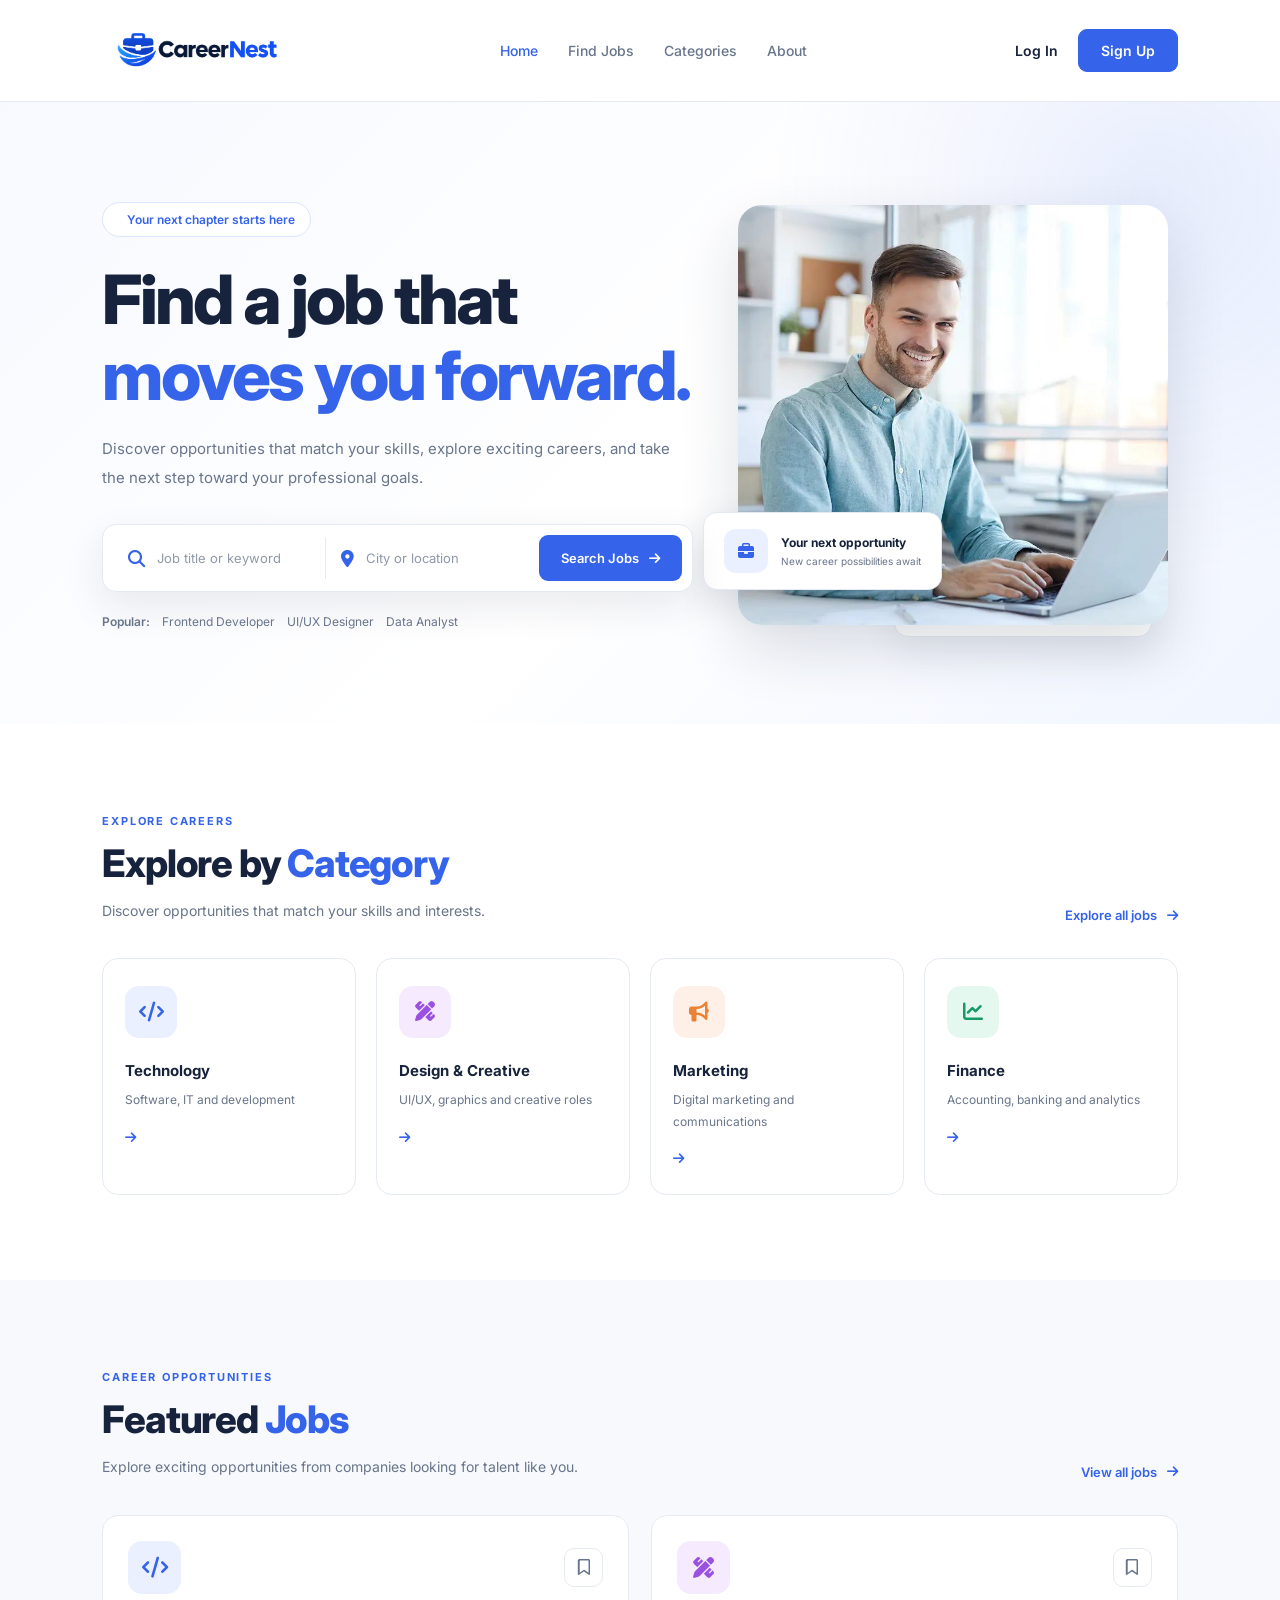
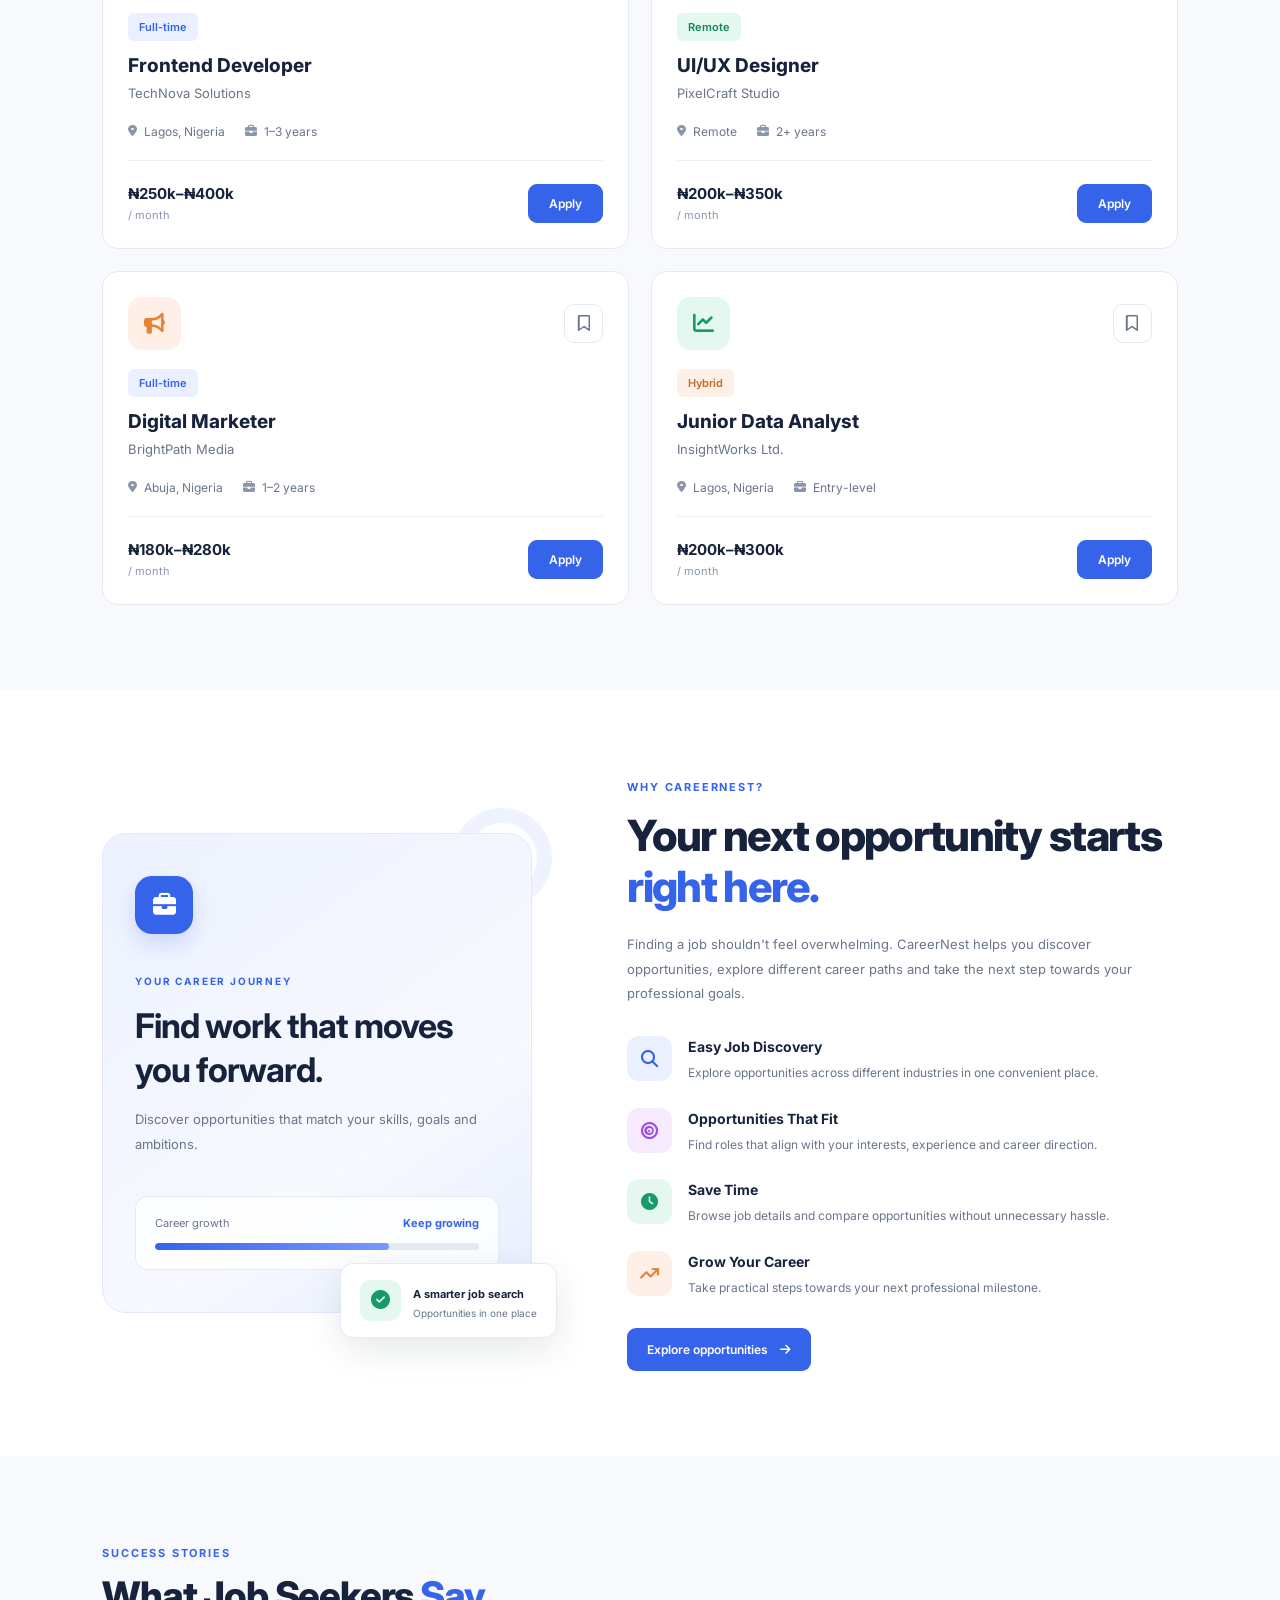
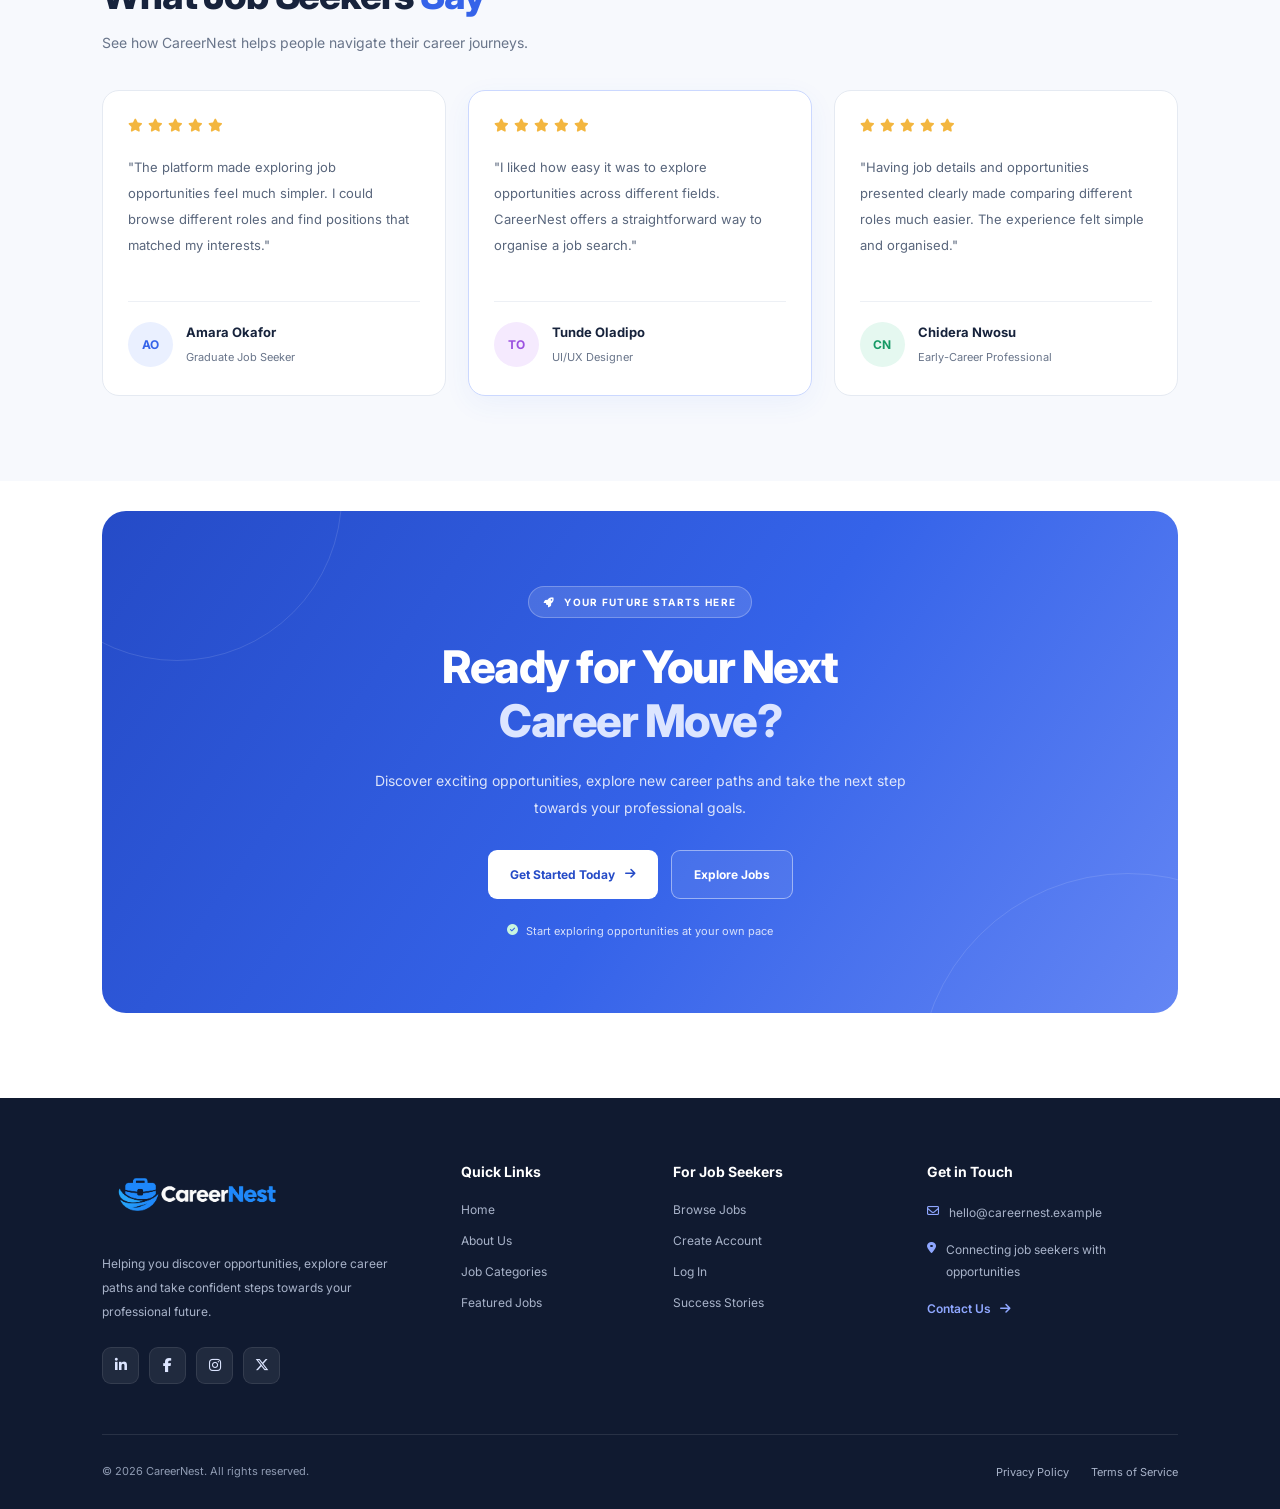
<file: index.html>
<!DOCTYPE html>
<html lang="en">

<head>
    <meta charset="UTF-8">
    <meta name="viewport" content="width=device-width, initial-scale=1.0">

    <title>CareerNest | Find Your Next Opportunity</title>

    <!-- Google Fonts -->
    <link rel="preconnect" href="https://fonts.googleapis.com">
    <link rel="preconnect" href="https://fonts.gstatic.com" crossorigin>

    <link href="https://fonts.googleapis.com/css2?family=Inter:wght@400;500;600;700;800&display=swap" rel="stylesheet">

    <!-- Font Awesome Icons -->
    <link rel="stylesheet" href="https://cdnjs.cloudflare.com/ajax/libs/font-awesome/6.7.2/css/all.min.css">

    <!-- Our CSS -->
    <link rel="stylesheet" href="css/style.css">
</head>

<body>

    <!-- NAVBAR -->
    <header class="navbar">

        <!-- Logo -->
        <a href="#home" class="logo">
            <img src="./images/navlogo.png" alt="CareerNest" class="logo-image">
        </a>


        <!-- Navigation Links -->
        <nav class="nav-links" id="navLinks">
            <a href="#home" class="active">Home</a>
            <a href="#jobs">Find Jobs</a>
            <a href="#categories">Categories</a>
            <a href="#about">About</a>
        </nav>

        <!-- Authentication Buttons -->
        <div class="nav-actions">
            <a href="login.html#login" class="login-btn">Log In</a>
            <a href="login.html#signup" class="signup-btn">Sign Up</a>
        </div>

        <!-- Mobile Menu Button -->
        <button class="menu-toggle" id="menuToggle" aria-label="Open navigation menu" aria-expanded="false">

            <i class="fa-solid fa-bars"></i>

        </button>

    </header>

    <!-- HERO SECTION -->
    <section class="hero" id="home">

        <div class="hero-content">

            <!-- Small badge -->
            <div class="hero-badge">
                <i class="fa-solid fa-sparkles"></i>
                Your next chapter starts here
            </div>

            <!-- Main heading -->
            <h1>
                Find a job that
                <span>moves you forward.</span>
            </h1>

            <!-- Description -->
            <p>
                Discover opportunities that match your skills,
                explore exciting careers, and take the next step
                toward your professional goals.
            </p>

            <!-- Job search form -->
            <form class="search-box" id="jobSearchForm">
                <div class="search-field">
                    <i class="fa-solid fa-magnifying-glass"></i>
                    <input type="text" id="jobSearch" placeholder="Job title or keyword">
                </div>

                <div class="search-field location-field">
                    <i class="fa-solid fa-location-dot"></i>
                    <input type="text" id="jobLocation" placeholder="City or location">
                </div>

                <button type="submit" class="search-btn">
                    Search Jobs
                    <i class="fa-solid fa-arrow-right"></i>
                </button>
            </form>


            <!-- Popular searches -->
            <div class="popular-searches">
                <span>Popular:</span>

                <a href="#jobs" data-search="Frontend Developer">
                    Frontend Developer
                </a>

                <a href="#jobs" data-search="UI/UX Designer">
                    UI/UX Designer
                </a>

                <a href="#jobs" data-search="Data Analyst">
                    Data Analyst
                </a>
            </div>

        </div>
        <div class="hero-image">
            <img src="images/career-hero.jpg" alt="Professional working on a laptop">

            <div class="hero-image-card">
                <div class="hero-card-icon">
                    <i class="fa-solid fa-briefcase"></i>
                </div>

                <div>
                    <h4>Your next opportunity</h4>
                    <p>New career possibilities await</p>
                </div>
            </div>
        </div>

        <!-- Decorative elements -->
        <div class="hero-decoration" aria-hidden="true">
            <div class="floating-card">
                <i class="fa-solid fa-circle-check"></i>

                <div>
                    <strong>New opportunities</strong>
                    <p>Your next career move awaits.</p>
                </div>
            </div>
        </div>

    </section>

    <!-- EXPLORE BY CATEGORY -->
    <section class="categories section" id="categories">
        <div class="section-heading">
            <div>
                <span class="eyebrow">EXPLORE CAREERS</span>
                <h2>Explore by <span>Category</span></h2>
                <p>Discover opportunities that match your skills and interests.</p>
            </div>

            <a href="#jobs" class="text-link">
                Explore all jobs
                <i class="fa-solid fa-arrow-right"></i>
            </a>
        </div>

        <div class="category-grid">

            <a href="#jobs" class="category-card" data-category="Technology">
                <div class="category-icon tech-icon">
                    <i class="fa-solid fa-code"></i>
                </div>
                <h3>Technology</h3>
                <p>Software, IT and development</p>
                <span class="category-arrow">
                    <i class="fa-solid fa-arrow-right"></i>
                </span>
            </a>

            <a href="#jobs" class="category-card" data-category="Design">
                <div class="category-icon design-icon">
                    <i class="fa-solid fa-pen-ruler"></i>
                </div>
                <h3>Design & Creative</h3>
                <p>UI/UX, graphics and creative roles</p>
                <span class="category-arrow">
                    <i class="fa-solid fa-arrow-right"></i>
                </span>
            </a>

            <a href="#jobs" class="category-card" data-category="Marketing">
                <div class="category-icon marketing-icon">
                    <i class="fa-solid fa-bullhorn"></i>
                </div>
                <h3>Marketing</h3>
                <p>Digital marketing and communications</p>
                <span class="category-arrow">
                    <i class="fa-solid fa-arrow-right"></i>
                </span>
            </a>

            <a href="#jobs" class="category-card" data-category="Finance">
                <div class="category-icon finance-icon">
                    <i class="fa-solid fa-chart-line"></i>
                </div>
                <h3>Finance</h3>
                <p>Accounting, banking and analytics</p>
                <span class="category-arrow">
                    <i class="fa-solid fa-arrow-right"></i>
                </span>
            </a>

        </div>
    </section>

    <!-- FEATURED JOBS SECTION -->
    <section class="featured-jobs section" id="jobs">
        <div class="section-heading">
            <div>
                <span class="eyebrow">CAREER OPPORTUNITIES</span>
                <h2>Featured <span>Jobs</span></h2>
                <p>Explore exciting opportunities from companies looking for talent like you.</p>
            </div>

            <a href="#all-jobs" class="text-link">
                View all jobs
                <i class="fa-solid fa-arrow-right"></i>
            </a>
        </div>
        <p id="searchMessage" class="search-message" aria-live="polite"></p>
        <div class="jobs-grid">

            <!-- JOB 1 -->
            <article class="job-card">
                <div class="job-card-top">
                    <div class="company-logo company-blue">
                        <i class="fa-solid fa-code"></i>
                    </div>

                    <button class="save-job-btn" aria-label="Save Frontend Developer job">
                        <i class="fa-regular fa-bookmark"></i>
                    </button>
                </div>

                <span class="job-type full-time">Full-time</span>
                <h3>Frontend Developer</h3>
                <p class="company-name">TechNova Solutions</p>

                <div class="job-details">
                    <span><i class="fa-solid fa-location-dot"></i> Lagos, Nigeria</span>
                    <span><i class="fa-solid fa-briefcase"></i> 1–3 years</span>
                </div>

                <div class="job-card-bottom">
                    <div class="job-salary">
                        <strong>₦250k–₦400k</strong>
                        <span>/ month</span>
                    </div>
                    <a href="job-details.html" class="apply-btn">Apply</a>
                </div>
            </article>

            <!-- JOB 2 -->
            <article class="job-card">
                <div class="job-card-top">
                    <div class="company-logo company-purple">
                        <i class="fa-solid fa-pen-ruler"></i>
                    </div>

                    <button class="save-job-btn" aria-label="Save UI/UX Designer job">
                        <i class="fa-regular fa-bookmark"></i>
                    </button>
                </div>

                <span class="job-type remote">Remote</span>
                <h3>UI/UX Designer</h3>
                <p class="company-name">PixelCraft Studio</p>

                <div class="job-details">
                    <span><i class="fa-solid fa-location-dot"></i> Remote</span>
                    <span><i class="fa-solid fa-briefcase"></i> 2+ years</span>
                </div>

                <div class="job-card-bottom">
                    <div class="job-salary">
                        <strong>₦200k–₦350k</strong>
                        <span>/ month</span>
                    </div>
                    <a href="job-details.html" class="apply-btn">Apply</a>
                </div>
            </article>

            <!-- JOB 3 -->
            <article class="job-card">
                <div class="job-card-top">
                    <div class="company-logo company-orange">
                        <i class="fa-solid fa-bullhorn"></i>
                    </div>

                    <button class="save-job-btn" aria-label="Save Digital Marketer job">
                        <i class="fa-regular fa-bookmark"></i>
                    </button>
                </div>

                <span class="job-type full-time">Full-time</span>
                <h3>Digital Marketer</h3>
                <p class="company-name">BrightPath Media</p>

                <div class="job-details">
                    <span><i class="fa-solid fa-location-dot"></i> Abuja, Nigeria</span>
                    <span><i class="fa-solid fa-briefcase"></i> 1–2 years</span>
                </div>

                <div class="job-card-bottom">
                    <div class="job-salary">
                        <strong>₦180k–₦280k</strong>
                        <span>/ month</span>
                    </div>
                    <a href="job-details.html" class="apply-btn">Apply</a>
                </div>
            </article>

            <!-- JOB 4 -->
            <article class="job-card">
                <div class="job-card-top">
                    <div class="company-logo company-green">
                        <i class="fa-solid fa-chart-line"></i>
                    </div>

                    <button class="save-job-btn" aria-label="Save Data Analyst job">
                        <i class="fa-regular fa-bookmark"></i>
                    </button>
                </div>

                <span class="job-type hybrid">Hybrid</span>
                <h3>Junior Data Analyst</h3>
                <p class="company-name">InsightWorks Ltd.</p>

                <div class="job-details">
                    <span><i class="fa-solid fa-location-dot"></i> Lagos, Nigeria</span>
                    <span><i class="fa-solid fa-briefcase"></i> Entry-level</span>
                </div>

                <div class="job-card-bottom">
                    <div class="job-salary">
                        <strong>₦200k–₦300k</strong>
                        <span>/ month</span>
                    </div>
                    <a href="job-details.html" class="apply-btn">Apply</a>
                </div>
            </article>

        </div>
    </section>

    <!-- WHY CHOOSE CAREERNEST -->
    <section class="why-choose section" id="about">
        <div class="why-container">

            <!-- LEFT VISUAL -->
            <div class="why-visual">
                <div class="why-visual-main">
                    <div class="visual-icon">
                        <i class="fa-solid fa-briefcase"></i>
                    </div>

                    <span class="visual-label">YOUR CAREER JOURNEY</span>

                    <h3>Find work that moves you forward.</h3>

                    <p>
                        Discover opportunities that match your skills,
                        goals and ambitions.
                    </p>

                    <div class="visual-progress">
                        <div class="progress-heading">
                            <span>Career growth</span>
                            <strong>Keep growing</strong>
                        </div>

                        <div class="progress-track">
                            <div class="progress-fill"></div>
                        </div>
                    </div>
                </div>

                <div class="why-floating-card">
                    <div class="floating-icon">
                        <i class="fa-solid fa-circle-check"></i>
                    </div>

                    <div>
                        <strong>A smarter job search</strong>
                        <p>Opportunities in one place</p>
                    </div>
                </div>

                <div class="why-decoration"></div>
            </div>

            <!-- RIGHT CONTENT -->
            <div class="why-content">
                <span class="eyebrow">WHY CAREERNEST?</span>

                <h2>Your next opportunity
                    starts <span>right here.</span>
                </h2>

                <p class="why-description">
                    Finding a job shouldn't feel overwhelming.
                    CareerNest helps you discover opportunities,
                    explore different career paths and take the next
                    step towards your professional goals.
                </p>

                <div class="benefits-list">

                    <div class="benefit-item">
                        <div class="benefit-icon benefit-blue">
                            <i class="fa-solid fa-magnifying-glass"></i>
                        </div>

                        <div>
                            <h3>Easy Job Discovery</h3>
                            <p>Explore opportunities across different
                                industries in one convenient place.</p>
                        </div>
                    </div>

                    <div class="benefit-item">
                        <div class="benefit-icon benefit-purple">
                            <i class="fa-solid fa-bullseye"></i>
                        </div>

                        <div>
                            <h3>Opportunities That Fit</h3>
                            <p>Find roles that align with your interests,
                                experience and career direction.</p>
                        </div>
                    </div>

                    <div class="benefit-item">
                        <div class="benefit-icon benefit-green">
                            <i class="fa-solid fa-clock"></i>
                        </div>

                        <div>
                            <h3>Save Time</h3>
                            <p>Browse job details and compare opportunities
                                without unnecessary hassle.</p>
                        </div>
                    </div>

                    <div class="benefit-item">
                        <div class="benefit-icon benefit-orange">
                            <i class="fa-solid fa-arrow-trend-up"></i>
                        </div>

                        <div>
                            <h3>Grow Your Career</h3>
                            <p>Take practical steps towards your next
                                professional milestone.</p>
                        </div>
                    </div>

                </div>

                <a href="#jobs" class="why-cta">
                    Explore opportunities
                    <i class="fa-solid fa-arrow-right"></i>
                </a>
            </div>

        </div>
    </section>

    <!-- TESTIMONIALS SECTION -->
    <section class="testimonials section" id="testimonials">
        <div class="section-heading">
            <div>
                <span class="eyebrow">SUCCESS STORIES</span>
                <h2>What Job Seekers <span>Say</span></h2>
                <p>See how CareerNest helps people navigate their career journeys.</p>
            </div>
        </div>

        <div class="testimonial-grid">

            <!-- TESTIMONIAL 1 -->
            <article class="testimonial-card">
                <div class="testimonial-stars" aria-label="5 out of 5 stars">
                    <i class="fa-solid fa-star"></i>
                    <i class="fa-solid fa-star"></i>
                    <i class="fa-solid fa-star"></i>
                    <i class="fa-solid fa-star"></i>
                    <i class="fa-solid fa-star"></i>
                </div>

                <p class="testimonial-quote">
                    "The platform made exploring job opportunities feel
                    much simpler. I could browse different roles and
                    find positions that matched my interests."
                </p>

                <div class="testimonial-profile">
                    <div class="profile-avatar avatar-blue">AO</div>
                    <div>
                        <h3>Amara Okafor</h3>
                        <span>Graduate Job Seeker</span>
                    </div>
                </div>
            </article>

            <!-- TESTIMONIAL 2 -->
            <article class="testimonial-card featured-testimonial">
                <div class="testimonial-stars" aria-label="5 out of 5 stars">
                    <i class="fa-solid fa-star"></i>
                    <i class="fa-solid fa-star"></i>
                    <i class="fa-solid fa-star"></i>
                    <i class="fa-solid fa-star"></i>
                    <i class="fa-solid fa-star"></i>
                </div>

                <p class="testimonial-quote">
                    "I liked how easy it was to explore opportunities
                    across different fields. CareerNest offers a
                    straightforward way to organise a job search."
                </p>

                <div class="testimonial-profile">
                    <div class="profile-avatar avatar-purple">TO</div>
                    <div>
                        <h3>Tunde Oladipo</h3>
                        <span>UI/UX Designer</span>
                    </div>
                </div>
            </article>

            <!-- TESTIMONIAL 3 -->
            <article class="testimonial-card">
                <div class="testimonial-stars" aria-label="5 out of 5 stars">
                    <i class="fa-solid fa-star"></i>
                    <i class="fa-solid fa-star"></i>
                    <i class="fa-solid fa-star"></i>
                    <i class="fa-solid fa-star"></i>
                    <i class="fa-solid fa-star"></i>
                </div>

                <p class="testimonial-quote">
                    "Having job details and opportunities presented
                    clearly made comparing different roles much easier.
                    The experience felt simple and organised."
                </p>

                <div class="testimonial-profile">
                    <div class="profile-avatar avatar-green">CN</div>
                    <div>
                        <h3>Chidera Nwosu</h3>
                        <span>Early-Career Professional</span>
                    </div>
                </div>
            </article>

        </div>

        <!-- <p class="testimonial-note">
            <i class="fa-solid fa-circle-info"></i>
            These are sample testimonials for the website design.
        </p> -->
    </section>

    <!-- CAREER CTA SECTION -->
    <section class="career-cta">
        <div class="cta-decoration cta-circle-one"></div>
        <div class="cta-decoration cta-circle-two"></div>

        <div class="cta-content">
            <span class="cta-badge">
                <i class="fa-solid fa-rocket"></i>
                YOUR FUTURE STARTS HERE
            </span>

            <h2>Ready for Your Next <span>Career Move?</span></h2>

            <p>
                Discover exciting opportunities, explore new career paths
                and take the next step towards your professional goals.
            </p>

            <div class="cta-actions">
                <a href="signup.html" class="cta-primary">
                    Get Started Today
                    <i class="fa-solid fa-arrow-right"></i>
                </a>

                <a href="#jobs" class="cta-secondary">
                    Explore Jobs
                </a>
            </div>

            <div class="cta-note">
                <i class="fa-solid fa-circle-check"></i>
                Start exploring opportunities at your own pace
            </div>
        </div>
    </section>

    <!-- FOOTER -->
    <footer class="footer" id="contact">
        <div class="footer-main">

            <!-- BRAND -->
            <div class="footer-brand">
                <a href="#home" class="footer-logo">
                    <img src="./images/footerlogo.png" alt="CareerNest" class="footer-logo-image">
                </a>

                <p>
                    Helping you discover opportunities, explore career paths
                    and take confident steps towards your professional future.
                </p>

                <div class="footer-socials">
                    <a href="https://www.linkedin.com/" target="_blank" rel="noopener noreferrer" aria-label="LinkedIn">
                        <i class="fa-brands fa-linkedin-in"></i>
                    </a>

                    <a href="https://www.facebook.com/" target="_blank" rel="noopener noreferrer" aria-label="Facebook">
                        <i class="fa-brands fa-facebook-f"></i>
                    </a>

                    <a href="https://www.instagram.com/" target="_blank" rel="noopener noreferrer"
                        aria-label="Instagram">
                        <i class="fa-brands fa-instagram"></i>
                    </a>

                    <a href="https://www.x.com/" target="_blank" rel="noopener noreferrer" aria-label="X">
                        <i class="fa-brands fa-x-twitter"></i>
                    </a>
                </div>
            </div>

            <!-- QUICK LINKS -->
            <div class="footer-column">
                <h3>Quick Links</h3>
                <a href="#home">Home</a>
                <a href="#about">About Us</a>
                <a href="#categories">Job Categories</a>
                <a href="#jobs">Featured Jobs</a>
            </div>

            <!-- JOB SEEKERS -->
            <div class="footer-column">
                <h3>For Job Seekers</h3>
                <a href="#jobs">Browse Jobs</a>
                <a href="signup.html">Create Account</a>
                <a href="login.html">Log In</a>
                <a href="#testimonials">Success Stories</a>
            </div>

            <!-- CONTACT -->
            <div class="footer-column footer-contact">
                <h3>Get in Touch</h3>

                <p>
                    <i class="fa-regular fa-envelope"></i>
                    <a href="mailto:hello@careernest.example">
                        hello@careernest.example
                    </a>
                </p>

                <p>
                    <i class="fa-solid fa-location-dot"></i>
                    Connecting job seekers with opportunities
                </p>

                <a href="#contact" class="footer-contact-link">
                    Contact Us
                    <i class="fa-solid fa-arrow-right"></i>
                </a>
            </div>

        </div>

        <!-- FOOTER BOTTOM -->
        <div class="footer-bottom">
            <p>
                &copy; <span id="currentYear">2026</span> CareerNest.
                All rights reserved.
            </p>

            <div class="footer-legal">
                <a href="#privacy">Privacy Policy</a>
                <a href="#terms">Terms of Service</a>
            </div>
        </div>
    </footer>

</body>
<script src="./js/script.js"></script>

</html>
</file>
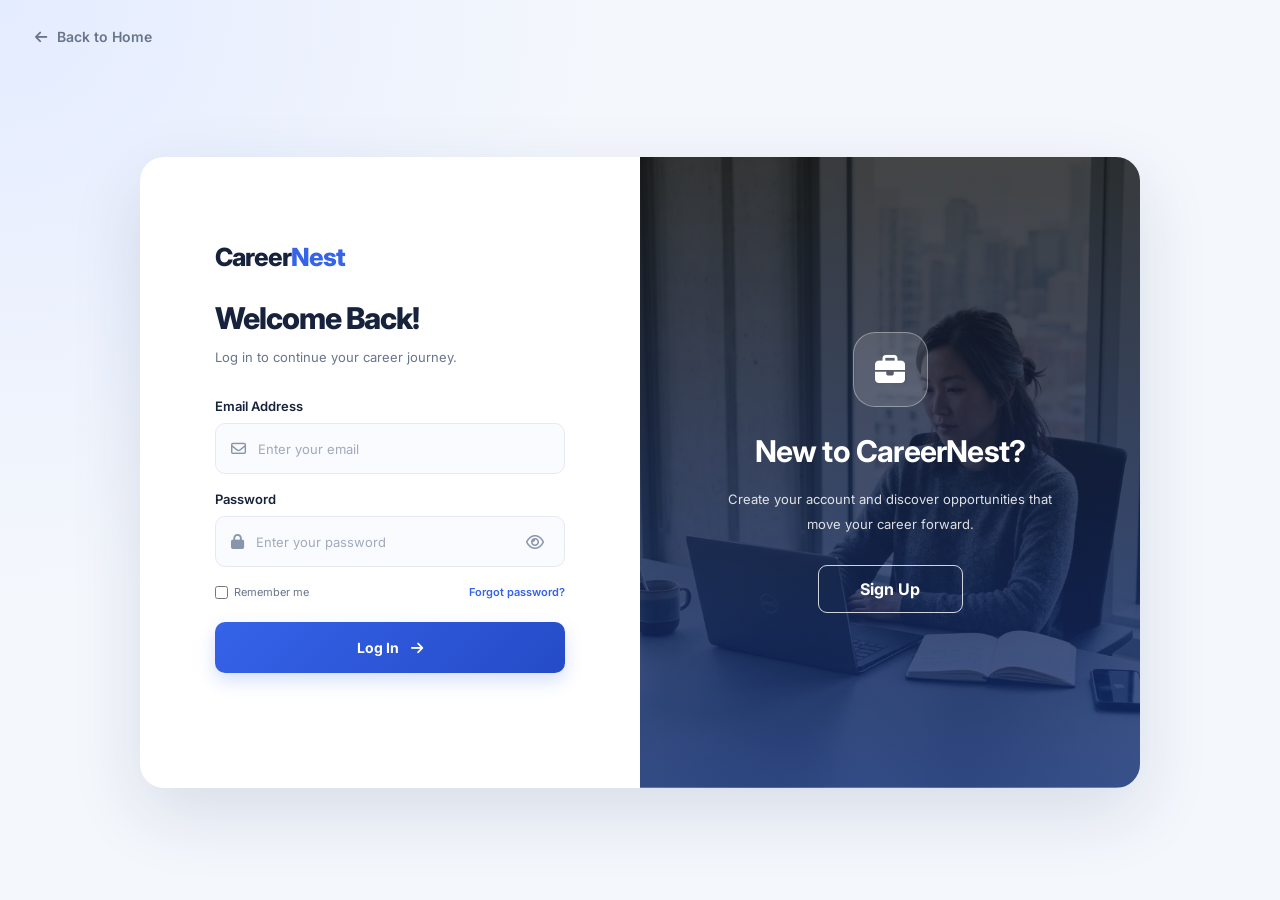
<file: login.html>
<!DOCTYPE html>
<html lang="en">

<head>
    <meta charset="UTF-8">
    <meta name="viewport" content="width=device-width, initial-scale=1.0">
    <title>Login & Sign Up | CareerNest</title>

    <link rel="stylesheet" href="css/auth.css">

    <link rel="stylesheet" href="https://cdnjs.cloudflare.com/ajax/libs/font-awesome/6.7.2/css/all.min.css">

    <script src="js/auth.js" defer></script>
</head>

<body>

    <a href="index.html" class="back-home">
        <i class="fa-solid fa-arrow-left"></i>
        Back to Home
    </a>

    <main class="auth-container">

        <div class="auth-card" id="authCard">

            <!-- LOGIN FORM -->
            <section class="form-panel login-panel">
                <form id="loginForm">
                    <a href="index.html" class="auth-logo">
                        Career<span>Nest</span>
                    </a>

                    <h1>Welcome Back!</h1>
                    <p class="form-subtitle">
                        Log in to continue your career journey.
                    </p>

                    <label for="loginEmail">Email Address</label>
                    <div class="input-box">
                        <i class="fa-regular fa-envelope"></i>
                        <input type="email" id="loginEmail" placeholder="Enter your email" autocomplete="email"
                            required>
                    </div>

                    <label for="loginPassword">Password</label>
                    <div class="input-box">
                        <i class="fa-solid fa-lock"></i>
                        <input type="password" id="loginPassword" placeholder="Enter your password"
                            autocomplete="current-password" required>
                        <button type="button" class="toggle-password" aria-label="Show password">
                            <i class="fa-regular fa-eye"></i>
                        </button>
                    </div>

                    <div class="form-options">
                        <label class="remember-me">
                            <input type="checkbox" id="rememberMe">
                            Remember me
                        </label>
                        <a href="#" class="forgot-password" id="forgotPassword">Forgot password?</a>
                    </div>

                    <button type="submit" class="submit-btn">
                        Log In <i class="fa-solid fa-arrow-right"></i>
                    </button>

                    <p class="form-message" id="loginMessage" aria-live="polite"></p>

                    <p class="mobile-switch">
                        Don't have an account?
                        <button type="button" id="mobileShowSignup">
                            Sign Up
                        </button>
                    </p>
                </form>
            </section>

            <!-- SIGN-UP FORM -->
            <section class="form-panel signup-panel">
                <form id="signupForm">
                    <a href="index.html" class="auth-logo">
                        Career<span>Nest</span>
                    </a>

                    <h1>Create Account</h1>
                    <p class="form-subtitle">
                        Take the next step in your career.
                    </p>

                    <label for="signupName">Full Name</label>
                    <div class="input-box">
                        <i class="fa-regular fa-user"></i>
                        <input type="text" id="signupName" placeholder="Enter your full name" autocomplete="name"
                            required>
                    </div>

                    <label for="signupEmail">Email Address</label>
                    <div class="input-box">
                        <i class="fa-regular fa-envelope"></i>
                        <input type="email" id="signupEmail" placeholder="Enter your email" autocomplete="email"
                            required>
                    </div>

                    <label for="signupPassword">Password</label>
                    <div class="input-box">
                        <i class="fa-solid fa-lock"></i>
                        <input type="password" id="signupPassword" placeholder="Create a password"
                            autocomplete="new-password" minlength="8" required>
                        <button type="button" class="toggle-password" aria-label="Show password">
                            <i class="fa-regular fa-eye"></i>
                        </button>
                    </div>

                    <p class="password-hint">
                        Use at least 8 characters.
                    </p>

                    <button type="submit" class="submit-btn">
                        Create Account
                        <i class="fa-solid fa-arrow-right"></i>
                    </button>

                    <p class="form-message" id="signupMessage" aria-live="polite"></p>

                    <p class="mobile-switch">
                        Already have an account?
                        <button type="button" id="mobileShowLogin">
                            Log In
                        </button>
                    </p>
                </form>
            </section>

            <!-- ANIMATED SLIDER -->
            <div class="slider-panel">
                <div class="slider-content slider-login">
                    <div class="slider-icon">
                        <i class="fa-solid fa-briefcase"></i>
                    </div>
                    <h2>New to CareerNest?</h2>
                    <p>
                        Create your account and discover opportunities
                        that move your career forward.
                    </p>
                    <button type="button" class="slider-btn" id="showSignup">
                        Sign Up
                    </button>
                </div>

                <div class="slider-content slider-signup">
                    <div class="slider-icon">
                        <i class="fa-solid fa-rocket"></i>
                    </div>
                    <h2>Welcome Back!</h2>
                    <p>
                        Your next opportunity could be just one login away.
                        Let's continue your journey.
                    </p>
                    <button type="button" class="slider-btn" id="showLogin">
                        Log In
                    </button>
                </div>
            </div>

        </div>
    </main>

</body>

</html>
</file>
<file: css/style.css>
/* =========================
   GLOBAL STYLES
========================= */

* {
    margin: 0;
    padding: 0;
    box-sizing: border-box;
}

html {
    scroll-behavior: smooth;
}

body {
    font-family: "Inter", sans-serif;
    background: #ffffff;
    color: #17233c;
}

a {
    text-decoration: none;
    color: inherit;
}

button {
    font: inherit;
    cursor: pointer;
}


/* =========================
   NAVBAR
========================= */

.navbar {
    width: 100%;
    min-height: 82px;
    padding: 18px 8%;

    display: flex;
    align-items: center;
    justify-content: space-between;
    gap: 30px;

    background: #ffffff;
    border-bottom: 1px solid #e5eaf2;

    position: sticky;
    top: 0;
    z-index: 1000;
}


/* LOGO */

.logo-image,
.footer-logo-image {
    display: block;
    width: 190px;
    max-width: 100%;
    height: auto;
    object-fit: contain;
}

@media (max-width: 380px) {
    .logo-image {
        width: 155px;
    }
}
/* NAVIGATION LINKS */

.nav-links {
    display: flex;
    align-items: center;
    gap: 30px;
}

.nav-links a {
    color: #69758a;
    font-size: 14px;
    font-weight: 500;

    transition: color 0.3s ease;
}

.nav-links a:hover,
.nav-links a.active {
    color: #3563e9;
}


/* LOGIN AND SIGNUP */

.nav-actions {
    display: flex;
    align-items: center;
    gap: 20px;
}

.login-btn {
    color: #17233c;
    font-size: 14px;
    font-weight: 600;

    transition: color 0.3s ease;
}

.login-btn:hover {
    color: #3563e9;
}

.signup-btn {
    padding: 12px 22px;

    background: #3563e9;
    color: #ffffff;

    border: 1px solid #3563e9;
    border-radius: 9px;

    font-size: 14px;
    font-weight: 600;

    transition:
        background 0.3s ease,
        transform 0.3s ease;
}

.signup-btn:hover {
    background: #254bc7;
    transform: translateY(-2px);
}


/* MOBILE MENU BUTTON */

.menu-toggle {
    display: none;

    width: 42px;
    height: 42px;

    background: #ffffff;
    color: #17233c;

    border: 1px solid #e5eaf2;
    border-radius: 9px;

    font-size: 18px;
}


/* =========================
   RESPONSIVE NAVBAR
========================= */

@media (max-width: 950px) {

    .navbar {
        padding: 18px 5%;
        gap: 20px;
    }

    .nav-links {
        gap: 16px;
    }

    .nav-links a {
        font-size: 13px;
    }

    .nav-actions {
        gap: 12px;
    }

    .signup-btn {
        padding: 11px 15px;
    }
}


@media (max-width: 760px) {

    .navbar {
        min-height: 72px;
        padding: 14px 5%;
        position: sticky;
    }

    .logo {
        font-size: 21px;
    }

    .logo-icon {
        width: 36px;
        height: 36px;
    }

    /* Show hamburger */

    .menu-toggle {
        display: flex;
        align-items: center;
        justify-content: center;
    }

    /* Hide navigation until opened */

    .nav-links {
        display: none;

        position: absolute;
        top: 100%;
        left: 0;
        width: 100%;

        padding: 15px 5%;

        background: #ffffff;
        border-bottom: 1px solid #e5eaf2;

        flex-direction: column;
        align-items: stretch;
        gap: 0;
    }

    .nav-links.open {
        display: flex;
    }

    .nav-links a {
        padding: 14px 0;
        border-bottom: 1px solid #f0f2f7;

        font-size: 14px;
    }

    /* Put login and signup inside the menu */

    .nav-actions {
        display: none;

        position: absolute;
        top: calc(100% + 225px);
        left: 0;
        width: 100%;

        padding: 15px 5% 20px;

        background: #ffffff;
        border-bottom: 1px solid #e5eaf2;
    }

    .nav-actions.open {
        display: flex;
        justify-content: flex-start;
    }
}


@media (max-width: 380px) {

    .logo {
        font-size: 19px;
        gap: 7px;
    }

    .logo-icon {
        width: 33px;
        height: 33px;
    }
}

/* =================================
   HERO SECTION
================================= */

.hero {
    min-height: 570px;
    padding: 100px 8% 95px;

    display: flex;
    align-items: center;

    position: relative;
    isolation: isolate;
    overflow: hidden;

    background:
        radial-gradient(circle at 90% 15%,
            rgba(53, 99, 233, 0.10),
            transparent 30%),
        linear-gradient(135deg,
            #F7F9FF 0%,
            #FFFFFF 55%,
            #F0F5FF 100%);
}

.hero-content {
    width: 100%;
    max-width: 820px;
    position: relative;
    z-index: 2;
}


/* BADGE */

.hero-badge {
    display: inline-flex;
    align-items: center;
    gap: 9px;

    padding: 9px 15px;
    margin-bottom: 24px;

    background: #FFFFFF;
    border: 1px solid #DCE5FF;
    border-radius: 50px;

    color: #3563E9;
    font-size: 12px;
    font-weight: 600;
}


/* HEADING */

.hero h1 {
    max-width: 760px;

    font-size: clamp(40px, 5.5vw, 68px);
    font-weight: 800;
    line-height: 1.12;
    letter-spacing: -2.8px;

    color: #17233C;
}

.hero h1 span {
    display: block;
    color: #3563E9;
}


/* DESCRIPTION */

.hero-content>p {
    max-width: 590px;
    margin: 22px 0 32px;

    color: #69758A;
    font-size: 15px;
    line-height: 1.9;
}


/* =================================
   SEARCH FORM
================================= */

.search-box {
    width: 100%;
    max-width: 800px;

    padding: 10px;

    display: flex;
    align-items: center;
    gap: 8px;

    background: #FFFFFF;
    border: 1px solid #E5EAF2;
    border-radius: 14px;

    box-shadow: 0 15px 40px rgba(23, 35, 60, 0.09);
}

.search-field {
    min-width: 0;
    flex: 1;

    display: flex;
    align-items: center;
    gap: 12px;

    padding: 12px 15px;

    color: #3563E9;
}

.search-field i {
    font-size: 17px;
    flex-shrink: 0;
}

.search-field input {
    width: 100%;
    min-width: 0;

    border: none;
    outline: none;

    background: transparent;
    color: #17233C;

    font-family: inherit;
    font-size: 13px;
}

.search-field input::placeholder {
    color: #9099A9;
}

.location-field {
    border-left: 1px solid #E5EAF2;
}

.search-btn {
    flex-shrink: 0;

    display: inline-flex;
    align-items: center;
    justify-content: center;
    gap: 10px;

    padding: 15px 22px;

    border: none;
    border-radius: 9px;

    background: #3563E9;
    color: #FFFFFF;

    font-size: 13px;
    font-weight: 600;

    transition: background 0.25s ease;
}

.search-btn:hover {
    background: #254BC7;
}


/* =================================
   POPULAR SEARCHES
================================= */

.popular-searches {
    display: flex;
    align-items: center;
    flex-wrap: wrap;
    gap: 12px;

    margin-top: 22px;

    font-size: 12px;
}

.popular-searches>span {
    color: #69758A;
    font-weight: 600;
}

.popular-searches a {
    color: #69758A;
    transition: color 0.25s ease;
}

.popular-searches a:hover {
    color: #3563E9;
    text-decoration: underline;
}

/* HERO IMAGE */
.hero {
    justify-content: space-between;
    gap: 45px;
}

.hero-content {
    flex: 1;
    min-width: 0;
}

.hero-image {
    flex: 0 0 40%;
    max-width: 450px;
    position: relative;
    margin-right: 10px;
}

.hero-image>img {
    display: block;
    width: 100%;
    height: 420px;
    object-fit: cover;
    border-radius: 24px;
    box-shadow: 0 25px 60px rgba(23, 35, 60, 0.14);
}

.hero-image-card {
    position: absolute;
    left: -35px;
    bottom: 35px;
    display: flex;
    align-items: center;
    gap: 13px;
    padding: 16px 20px;
    background: #fff;
    border: 1px solid #e5eaf2;
    border-radius: 14px;
    box-shadow: 0 12px 35px rgba(23, 35, 60, 0.12);
}

.hero-card-icon {
    width: 44px;
    height: 44px;
    display: grid;
    place-items: center;
    flex-shrink: 0;
    background: #eaf0ff;
    color: #3563e9;
    border-radius: 12px;
}

.hero-image-card h4 {
    font-size: 12px;
    color: #17233c;
}

.hero-image-card p {
    margin-top: 5px;
    color: #69758a;
    font-size: 10px;
}

/* TABLET */
@media (max-width: 1100px) {
    .hero {
        gap: 25px;
    }

    .hero-image {
        flex-basis: 38%;
    }

    .hero-image>img {
        height: 360px;
    }

    .hero-image-card {
        left: -18px;
    }
}

/* MOBILE */
@media (max-width: 760px) {
    .hero {
        flex-direction: column;
        align-items: stretch;
        gap: 40px;
    }

    .hero-content {
        width: 100%;
    }

    .hero-image {
        width: 100%;
        max-width: 500px;
        flex: auto;
        margin: 0 auto;
    }

    .hero-image>img {
        height: 300px;
        border-radius: 20px;
    }

    .hero-image-card {
        left: 12px;
        bottom: 15px;
        padding: 12px 15px;
    }
}

/* =================================
   DECORATIVE CIRCLES
================================= */

.hero-decoration {
    position: absolute;
    inset: 0;
    z-index: -1;

    pointer-events: none;
}

/* FLOATING CARD */

.floating-card {
    position: absolute;
    right: 10%;
    bottom: 14%;

    display: flex;
    align-items: center;
    gap: 13px;

    padding: 18px 22px;

    background: #FFFFFF;
    border: 1px solid #E5EAF2;
    border-radius: 14px;

    box-shadow: 0 12px 35px rgba(23, 35, 60, 0.07);
}

.floating-card>i {
    width: 42px;
    height: 42px;

    display: grid;
    place-items: center;

    border-radius: 12px;
    background: #E9F9F0;
    color: #1DAD68;

    font-size: 20px;
}

.floating-card strong {
    font-size: 12px;
}

.floating-card p {
    margin-top: 3px;

    color: #69758A;
    font-size: 11px;
}


/* =================================
   RESPONSIVE HERO
================================= */

@media (max-width: 1100px) {

    .hero {
        padding-left: 5%;
        padding-right: 5%;
    }

    .hero-decoration {
        opacity: 0.65;
    }

    .floating-card {
        right: 5%;
    }
}


@media (max-width: 760px) {

    .hero {
        min-height: auto;
        padding: 75px 5% 70px;
    }

    .hero h1 {
        font-size: clamp(38px, 9vw, 55px);
        letter-spacing: -1.8px;
    }

    .hero-content>p {
        font-size: 14px;
    }

    .hero-decoration {
        opacity: 0.35;
    }

    .circle-one {
        right: -180px;
        top: 15%;
    }

    .circle-two {
        right: -130px;
        top: 22%;
    }

    .floating-card {
        display: none;
    }

    .search-box {
        align-items: stretch;
        flex-direction: column;
        gap: 0;
    }

    .search-field {
        min-height: 53px;
        padding: 12px 10px;
    }

    .location-field {
        border-left: none;
        border-top: 1px solid #E5EAF2;
    }

    .search-btn {
        width: 100%;
        margin-top: 8px;
    }

    .popular-searches {
        gap: 10px;
    }
}


@media (max-width: 380px) {

    .hero h1 {
        font-size: 36px;
    }

    .hero-badge {
        font-size: 10px;
    }
}

/* =========================
   SECTION STYLING
========================= */

.section {
    padding: 85px 8%;
}

.section-heading {
    display: flex;
    justify-content: space-between;
    align-items: flex-end;
    gap: 25px;
    margin-bottom: 35px;
}

.eyebrow {
    display: inline-block;
    margin-bottom: 12px;
    color: #3563e9;
    font-size: 11px;
    font-weight: 700;
    letter-spacing: 1.8px;
}

.section-heading h2 {
    color: #17233c;
    font-size: clamp(28px, 3vw, 38px);
    font-weight: 800;
    letter-spacing: -1.2px;
}

.section-heading h2 span {
    color: #3563e9;
}

.section-heading p {
    margin-top: 12px;
    color: #69758a;
    font-size: 14px;
    line-height: 1.8;
}

.text-link {
    display: inline-flex;
    align-items: center;
    gap: 10px;
    color: #3563e9;
    font-size: 13px;
    font-weight: 600;
    white-space: nowrap;
}

.text-link i {
    transition: transform 0.25s ease;
}

.text-link:hover i {
    transform: translateX(5px);
}

/* =========================
   CATEGORY SECTION
========================= */

.categories {
    background: #fff;
}

.category-grid {
    display: grid;
    grid-template-columns: repeat(4, minmax(0, 1fr));
    gap: 20px;
}

.category-card {
    position: relative;
    min-width: 0;
    padding: 27px 22px;
    background: #fff;
    border: 1px solid #e5eaf2;
    border-radius: 16px;
    transition: transform 0.3s ease,
        box-shadow 0.3s ease,
        border-color 0.3s ease;
}

.category-card:hover {
    transform: translateY(-6px);
    border-color: #c8d6ff;
    box-shadow: 0 15px 35px rgba(23, 35, 60, 0.08);
}

.category-icon {
    width: 52px;
    height: 52px;
    display: grid;
    place-items: center;
    margin-bottom: 23px;
    border-radius: 14px;
    font-size: 20px;
}

.tech-icon {
    background: #eaf0ff;
    color: #3563e9;
}

.design-icon {
    background: #f5eafe;
    color: #9b51e0;
}

.marketing-icon {
    background: #fff0e7;
    color: #e98235;
}

.finance-icon {
    background: #e5f8f0;
    color: #179a66;
}

.category-card h3 {
    margin-bottom: 9px;
    color: #17233c;
    font-size: 15px;
    font-weight: 700;
}

.category-card p {
    padding-right: 5px;
    color: #69758a;
    font-size: 12px;
    line-height: 1.8;
}

.category-arrow {
    display: inline-block;
    margin-top: 18px;
    color: #3563e9;
    font-size: 13px;
    transition: transform 0.25s ease;
}

.category-card:hover .category-arrow {
    transform: translateX(5px);
}

/* =========================
   RESPONSIVE DESIGN
========================= */

@media (max-width: 1100px) {
    .section {
        padding-left: 5%;
        padding-right: 5%;
    }

    .category-grid {
        grid-template-columns: repeat(2, minmax(0, 1fr));
    }
}

@media (max-width: 760px) {
    .section {
        padding: 65px 5%;
    }

    .section-heading {
        align-items: flex-start;
        flex-direction: column;
        gap: 18px;
    }

    .category-grid {
        gap: 14px;
    }

    .category-card {
        padding: 21px 16px;
    }

    .category-icon {
        width: 46px;
        height: 46px;
        margin-bottom: 17px;
    }
}

@media (max-width: 380px) {
    .category-grid {
        grid-template-columns: 1fr;
    }
}

/* =========================
   FEATURED JOBS
========================= */

.featured-jobs {
    background: #f7f9fd;
}

.jobs-grid {
    display: grid;
    grid-template-columns: repeat(2, minmax(0, 1fr));
    gap: 22px;
}

.job-card {
    min-width: 0;
    padding: 25px;
    background: #fff;
    border: 1px solid #e5eaf2;
    border-radius: 16px;
    transition: transform 0.3s ease,
        box-shadow 0.3s ease,
        border-color 0.3s ease;
}

.job-card:hover {
    transform: translateY(-4px);
    border-color: #d3ddfa;
    box-shadow: 0 15px 35px rgba(23, 35, 60, 0.07);
}

.job-card-top {
    display: flex;
    align-items: center;
    justify-content: space-between;
    margin-bottom: 19px;
}

.company-logo {
    width: 53px;
    height: 53px;
    display: grid;
    place-items: center;
    border-radius: 14px;
    font-size: 21px;
}

.company-blue {
    background: #eaf0ff;
    color: #3563e9;
}

.company-purple {
    background: #f5eafe;
    color: #9b51e0;
}

.company-orange {
    background: #fff0e7;
    color: #e98235;
}

.company-green {
    background: #e5f8f0;
    color: #179a66;
}

.save-job-btn {
    width: 39px;
    height: 39px;
    display: grid;
    place-items: center;
    background: #fff;
    color: #69758a;
    border: 1px solid #e5eaf2;
    border-radius: 10px;
    font-size: 16px;
    transition: color 0.25s ease,
        background 0.25s ease,
        border-color 0.25s ease;
}

.save-job-btn:hover {
    color: #3563e9;
    background: #f0f4ff;
    border-color: #d3ddfa;
}

.job-type {
    display: inline-block;
    margin-bottom: 13px;
    padding: 7px 11px;
    border-radius: 6px;
    font-size: 11px;
    font-weight: 600;
}

.full-time {
    background: #eaf0ff;
    color: #3563e9;
}

.remote {
    background: #e5f8f0;
    color: #168858;
}

.hybrid {
    background: #fff0e7;
    color: #c56a25;
}

.job-card h3 {
    margin-bottom: 8px;
    color: #17233c;
    font-size: 19px;
    font-weight: 750;
}

.company-name {
    color: #69758a;
    font-size: 13px;
}

.job-details {
    display: flex;
    flex-wrap: wrap;
    gap: 12px 20px;
    margin: 23px 0;
    padding-bottom: 21px;
    border-bottom: 1px solid #edf0f5;
}

.job-details span {
    display: inline-flex;
    align-items: center;
    gap: 7px;
    color: #69758a;
    font-size: 12px;
}

.job-details i {
    color: #8b96aa;
}

.job-card-bottom {
    display: flex;
    align-items: center;
    justify-content: space-between;
    gap: 15px;
}

.job-salary strong {
    display: block;
    color: #17233c;
    font-size: 15px;
}

.job-salary span {
    display: block;
    margin-top: 5px;
    color: #8b96aa;
    font-size: 11px;
}

.apply-btn {
    display: inline-flex;
    align-items: center;
    justify-content: center;
    padding: 11px 20px;
    background: #3563e9;
    color: #fff;
    border: 1px solid #3563e9;
    border-radius: 9px;
    font-size: 12px;
    font-weight: 600;
    transition: background 0.25s ease,
        transform 0.25s ease;
}

.apply-btn:hover {
    background: #254bc7;
    transform: translateY(-2px);
}

/* RESPONSIVE JOB CARDS */

@media (max-width: 760px) {
    .jobs-grid {
        grid-template-columns: 1fr;
        gap: 16px;
    }

    .job-card {
        padding: 22px;
    }

    .job-card h3 {
        font-size: 17px;
    }
}

@media (max-width: 380px) {
    .job-card-bottom {
        align-items: flex-start;
        flex-direction: column;
    }

    .apply-btn {
        width: 100%;
    }

    .job-details {
        flex-direction: column;
        gap: 12px;
    }
}

/* =========================
   WHY CHOOSE CAREERNEST
========================= */

.why-choose {
    background: #fff;
    overflow: hidden;
}

.why-container {
    display: grid;
    grid-template-columns: 0.9fr 1.1fr;
    align-items: center;
    gap: 75px;
}

/* LEFT VISUAL */

.why-visual {
    position: relative;
    min-width: 0;
    padding: 25px 20px 25px 0;
}

.why-visual-main {
    position: relative;
    z-index: 1;
    padding: 42px 32px;
    background: linear-gradient(145deg, #edf2ff, #f7f9ff 65%, #e5edff);
    border: 1px solid #e0e8ff;
    border-radius: 24px;
}

.visual-icon {
    width: 58px;
    height: 58px;
    display: grid;
    place-items: center;
    margin-bottom: 35px;
    background: #3563e9;
    color: #fff;
    border-radius: 17px;
    font-size: 23px;
    box-shadow: 0 10px 22px rgba(53, 99, 233, 0.2);
}

.visual-label {
    color: #3563e9;
    font-size: 10px;
    font-weight: 700;
    letter-spacing: 1.8px;
}

.why-visual-main h3 {
    max-width: 340px;
    margin-top: 15px;
    color: #17233c;
    font-size: clamp(25px, 3vw, 34px);
    line-height: 1.3;
    letter-spacing: -1px;
}

.why-visual-main>p {
    margin-top: 15px;
    color: #69758a;
    font-size: 13px;
    line-height: 1.9;
}

.visual-progress {
    margin-top: 40px;
    padding: 19px;
    background: rgba(255, 255, 255, 0.8);
    border: 1px solid rgba(229, 234, 242, 0.9);
    border-radius: 13px;
}

.progress-heading {
    display: flex;
    justify-content: space-between;
    align-items: center;
    gap: 10px;
    margin-bottom: 13px;
    font-size: 11px;
}

.progress-heading span {
    color: #69758a;
}

.progress-heading strong {
    color: #3563e9;
}

.progress-track {
    height: 7px;
    background: #e5eaf2;
    border-radius: 20px;
    overflow: hidden;
}

.progress-fill {
    width: 72%;
    height: 100%;
    background: linear-gradient(90deg, #3563e9, #7b98ff);
    border-radius: 20px;
}

.why-floating-card {
    position: absolute;
    z-index: 2;
    right: -5px;
    bottom: 0;
    display: flex;
    align-items: center;
    gap: 12px;
    padding: 16px 19px;
    background: #fff;
    border: 1px solid #e5eaf2;
    border-radius: 13px;
    box-shadow: 0 12px 35px rgba(23, 35, 60, 0.1);
}

.floating-icon {
    width: 41px;
    height: 41px;
    display: grid;
    place-items: center;
    flex-shrink: 0;
    background: #e5f8f0;
    color: #179a66;
    border-radius: 11px;
    font-size: 19px;
}

.why-floating-card strong {
    color: #17233c;
    font-size: 11px;
}

.why-floating-card p {
    margin-top: 5px;
    color: #69758a;
    font-size: 10px;
}

.why-decoration {
    position: absolute;
    top: 0;
    right: 0;
    width: 100px;
    height: 100px;
    border: 15px solid #eaf0ff;
    border-radius: 50%;
    opacity: 0.8;
}

/* RIGHT CONTENT */

.why-content {
    min-width: 0;
}

.why-content h2 {
    margin-top: 4px;
    color: #17233c;
    font-size: clamp(30px, 3.5vw, 43px);
    font-weight: 800;
    line-height: 1.2;
    letter-spacing: -1.7px;
}

.why-content h2 span {
    color: #3563e9;
}

.why-description {
    margin-top: 19px;
    color: #69758a;
    font-size: 13px;
    line-height: 1.9;
}

.benefits-list {
    display: grid;
    gap: 24px;
    margin-top: 30px;
}

.benefit-item {
    display: flex;
    align-items: flex-start;
    gap: 16px;
}

.benefit-icon {
    width: 45px;
    height: 45px;
    display: grid;
    place-items: center;
    flex-shrink: 0;
    border-radius: 12px;
    font-size: 17px;
}

.benefit-blue {
    background: #eaf0ff;
    color: #3563e9;
}

.benefit-purple {
    background: #f5eafe;
    color: #9b51e0;
}

.benefit-green {
    background: #e5f8f0;
    color: #179a66;
}

.benefit-orange {
    background: #fff0e7;
    color: #e98235;
}

.benefit-item h3 {
    margin: 2px 0 7px;
    color: #17233c;
    font-size: 14px;
    font-weight: 700;
}

.benefit-item p {
    color: #69758a;
    font-size: 12px;
    line-height: 1.8;
}

.why-cta {
    display: inline-flex;
    align-items: center;
    gap: 12px;
    margin-top: 30px;
    padding: 14px 20px;
    background: #3563e9;
    color: #fff;
    border-radius: 9px;
    font-size: 12px;
    font-weight: 600;
    transition: background 0.25s ease,
        transform 0.25s ease;
}

.why-cta:hover {
    background: #254bc7;
    transform: translateY(-2px);
}

/* RESPONSIVE */

@media (max-width: 1050px) {
    .why-container {
        gap: 40px;
    }

    .why-visual-main {
        padding: 32px 24px;
    }

    .why-floating-card {
        right: -10px;
    }
}

@media (max-width: 760px) {
    .why-container {
        grid-template-columns: 1fr;
        gap: 55px;
    }

    .why-visual {
        width: 100%;
        max-width: 480px;
        margin: 0 auto;
    }

    .why-content h2 {
        font-size: 34px;
    }

    .benefits-list {
        gap: 22px;
    }
}

@media (max-width: 380px) {
    .why-visual-main {
        padding: 28px 20px;
    }

    .why-floating-card {
        right: -5px;
        padding: 12px;
    }

    .why-floating-card strong {
        font-size: 10px;
    }

    .why-content h2 {
        font-size: 30px;
    }
}

/* =========================
   TESTIMONIALS
========================= */

.testimonials {
    background: #f7f9fd;
}

.testimonial-grid {
    display: grid;
    grid-template-columns: repeat(3, minmax(0, 1fr));
    gap: 22px;
}

.testimonial-card {
    min-width: 0;
    padding: 28px 25px;
    background: #fff;
    border: 1px solid #e5eaf2;
    border-radius: 17px;
    transition: transform 0.3s ease,
        box-shadow 0.3s ease;
}

.testimonial-card:hover {
    transform: translateY(-5px);
    box-shadow: 0 15px 35px rgba(23, 35, 60, 0.07);
}

.featured-testimonial {
    border-color: #cbd8ff;
    box-shadow: 0 8px 28px rgba(53, 99, 233, 0.06);
}

.testimonial-stars {
    display: flex;
    gap: 5px;
    margin-bottom: 22px;
    color: #f3b63f;
    font-size: 13px;
}

.testimonial-quote {
    min-height: 125px;
    color: #59667c;
    font-size: 13px;
    line-height: 2;
}

.testimonial-profile {
    display: flex;
    align-items: center;
    gap: 13px;
    margin-top: 22px;
    padding-top: 20px;
    border-top: 1px solid #edf0f5;
}

.profile-avatar {
    width: 45px;
    height: 45px;
    display: grid;
    place-items: center;
    flex-shrink: 0;
    border-radius: 50%;
    font-size: 12px;
    font-weight: 700;
}

.avatar-blue {
    background: #eaf0ff;
    color: #3563e9;
}

.avatar-purple {
    background: #f5eafe;
    color: #9b51e0;
}

.avatar-green {
    background: #e5f8f0;
    color: #179a66;
}

.testimonial-profile h3 {
    margin-bottom: 5px;
    color: #17233c;
    font-size: 13px;
}

.testimonial-profile span {
    color: #69758a;
    font-size: 11px;
}

.testimonial-note {
    display: flex;
    align-items: center;
    justify-content: center;
    gap: 8px;
    margin-top: 25px;
    color: #8791a3;
    font-size: 11px;
}

.testimonial-note i {
    color: #3563e9;
}

/* RESPONSIVE TESTIMONIALS */

@media (max-width: 1000px) {
    .testimonial-grid {
        grid-template-columns: repeat(2, minmax(0, 1fr));
    }

    .testimonial-card:last-child {
        grid-column: 1 / -1;
    }

    .testimonial-quote {
        min-height: auto;
    }
}

@media (max-width: 650px) {
    .testimonial-grid {
        grid-template-columns: 1fr;
    }

    .testimonial-card:last-child {
        grid-column: auto;
    }

    .testimonial-card {
        padding: 25px 22px;
    }

    .testimonial-quote {
        min-height: auto;
    }
}

/* =========================
   CAREER CTA SECTION
========================= */

.career-cta {
    position: relative;
    isolation: isolate;
    overflow: hidden;
    margin: 30px 8% 85px;
    padding: 75px 35px;
    background: linear-gradient(125deg, #254bc7, #3563e9 55%, #6486f4);
    border-radius: 24px;
    text-align: center;
}

.cta-content {
    position: relative;
    z-index: 2;
    max-width: 720px;
    margin: 0 auto;
}

.cta-badge {
    display: inline-flex;
    align-items: center;
    gap: 9px;
    margin-bottom: 22px;
    padding: 9px 15px;
    color: #fff;
    background: rgba(255, 255, 255, 0.13);
    border: 1px solid rgba(255, 255, 255, 0.25);
    border-radius: 50px;
    font-size: 10px;
    font-weight: 700;
    letter-spacing: 1.3px;
}

.cta-content h2 {
    color: #fff;
    font-size: clamp(30px, 4vw, 45px);
    font-weight: 800;
    line-height: 1.2;
    letter-spacing: -1.5px;
}

.cta-content h2 span {
    display: block;
    color: #dce5ff;
}

.cta-content>p {
    max-width: 560px;
    margin: 20px auto 28px;
    color: rgba(255, 255, 255, 0.83);
    font-size: 14px;
    line-height: 1.9;
}

.cta-actions {
    display: flex;
    align-items: center;
    justify-content: center;
    flex-wrap: wrap;
    gap: 13px;
}

.cta-primary,
.cta-secondary {
    display: inline-flex;
    align-items: center;
    justify-content: center;
    gap: 10px;
    min-height: 49px;
    padding: 14px 22px;
    border-radius: 9px;
    font-size: 12px;
    font-weight: 700;
    transition: transform 0.25s ease,
        background 0.25s ease;
}

.cta-primary {
    background: #fff;
    color: #254bc7;
}

.cta-primary:hover {
    transform: translateY(-3px);
    background: #f0f4ff;
}

.cta-secondary {
    color: #fff;
    border: 1px solid rgba(255, 255, 255, 0.45);
    background: rgba(255, 255, 255, 0.08);
}

.cta-secondary:hover {
    transform: translateY(-3px);
    background: rgba(255, 255, 255, 0.16);
}

.cta-note {
    display: flex;
    align-items: center;
    justify-content: center;
    gap: 8px;
    margin-top: 25px;
    color: rgba(255, 255, 255, 0.8);
    font-size: 11px;
}

.cta-note i {
    color: #c8f5df;
}

/* DECORATIVE CIRCLES */

.cta-decoration {
    position: absolute;
    z-index: -1;
    border: 1px solid rgba(255, 255, 255, 0.12);
    border-radius: 50%;
    pointer-events: none;
}

.cta-circle-one {
    width: 330px;
    height: 330px;
    top: -180px;
    left: -90px;
}

.cta-circle-two {
    width: 420px;
    height: 420px;
    right: -160px;
    bottom: -280px;
}

/* RESPONSIVE CTA */

@media (max-width: 760px) {
    .career-cta {
        margin: 15px 5% 60px;
        padding: 60px 22px;
        border-radius: 20px;
    }

    .cta-content h2 {
        font-size: 32px;
        letter-spacing: -1px;
    }

    .cta-content>p {
        font-size: 13px;
    }

    .cta-actions {
        flex-direction: column;
    }

    .cta-primary,
    .cta-secondary {
        width: 100%;
        max-width: 280px;
    }
}

@media (max-width: 380px) {
    .career-cta {
        padding: 48px 17px;
    }

    .cta-content h2 {
        font-size: 28px;
    }

    .cta-note {
        align-items: flex-start;
        font-size: 10px;
        line-height: 1.7;
    }
}

/* =========================
   FOOTER
========================= */

.footer {
    background: #101a30;
    color: #fff;
    padding: 65px 8% 0;
}

.footer-main {
    display: grid;
    grid-template-columns: 1.5fr 0.8fr 1fr 1.2fr;
    gap: 45px;
    padding-bottom: 50px;
}

.footer-brand {
    max-width: 310px;
}

.footer-logo {
    display: inline-flex;
    align-items: center;
    gap: 9px;
    color: #fff;
    font-size: 23px;
    font-weight: 800;
    letter-spacing: -1px;
}

.footer-logo>span:last-child {
    margin-left: -9px;
    color: #7f9aff;
}

.footer-brand>p {
    margin-top: 20px;
    color: #a8b3c9;
    font-size: 12px;
    line-height: 2;
}

.footer-socials {
    display: flex;
    flex-wrap: wrap;
    gap: 10px;
    margin-top: 23px;
}

.footer-socials a {
    width: 37px;
    height: 37px;
    display: grid;
    place-items: center;
    color: #dce5ff;
    background: rgba(255, 255, 255, 0.07);
    border: 1px solid rgba(255, 255, 255, 0.09);
    border-radius: 9px;
    font-size: 14px;
    transition: background 0.25s ease,
        transform 0.25s ease;
}

.footer-socials a:hover {
    background: #3563e9;
    transform: translateY(-3px);
}

.footer-column {
    display: flex;
    flex-direction: column;
    align-items: flex-start;
    gap: 16px;
}

.footer-column h3 {
    margin-bottom: 6px;
    color: #fff;
    font-size: 14px;
    font-weight: 700;
}

.footer-column>a {
    color: #a8b3c9;
    font-size: 12px;
    transition: color 0.25s ease;
}

.footer-column>a:hover,
.footer-legal a:hover {
    color: #8fa7ff;
}

.footer-contact p {
    display: flex;
    align-items: flex-start;
    gap: 10px;
    color: #a8b3c9;
    font-size: 12px;
    line-height: 1.8;
    overflow-wrap: anywhere;
}

.footer-contact p i {
    margin-top: 3px;
    color: #8fa7ff;
    flex-shrink: 0;
}

.footer-contact p a {
    color: inherit;
}

.footer-contact-link {
    display: inline-flex;
    align-items: center;
    gap: 9px;
    margin-top: 3px;
    color: #8fa7ff !important;
    font-weight: 600;
}

.footer-contact-link i {
    transition: transform 0.25s ease;
}

.footer-contact-link:hover i {
    transform: translateX(4px);
}

/* FOOTER BOTTOM */

.footer-bottom {
    min-height: 75px;
    display: flex;
    align-items: center;
    justify-content: space-between;
    flex-wrap: wrap;
    gap: 18px;
    padding: 20px 0;
    border-top: 1px solid rgba(255, 255, 255, 0.1);
}

.footer-bottom>p {
    color: #8f9bb2;
    font-size: 11px;
    line-height: 1.7;
}

.footer-legal {
    display: flex;
    flex-wrap: wrap;
    gap: 22px;
}

.footer-legal a {
    color: #a8b3c9;
    font-size: 11px;
    transition: color 0.25s ease;
}

/* RESPONSIVE FOOTER */

@media (max-width: 1050px) {
    .footer {
        padding-left: 5%;
        padding-right: 5%;
    }

    .footer-main {
        grid-template-columns: repeat(2, minmax(0, 1fr));
        gap: 40px;
    }
}

@media (max-width: 600px) {
    .footer {
        padding-top: 50px;
    }

    .footer-main {
        grid-template-columns: 1fr 1fr;
        gap: 35px 22px;
    }

    .footer-brand {
        grid-column: 1 / -1;
        max-width: 100%;
    }

    .footer-bottom {
        align-items: flex-start;
        flex-direction: column;
        gap: 15px;
    }

    .footer-legal {
        gap: 16px;
    }
}

@media (max-width: 360px) {
    .footer-main {
        grid-template-columns: 1fr;
    }

    .footer-brand {
        grid-column: auto;
    }
}

/* SEARCH RESULTS MESSAGE */

.search-message {
    min-height: 20px;
    margin-bottom: 15px;
    color: #69758a;
    font-size: 13px;
}

.search-message:empty {
    display: none;
}
</file>
<file: css/auth.css>
@import url('https://fonts.googleapis.com/css2?family=Inter:wght@400;500;600;700;800&display=swap');

:root {
    --primary: #3563E9;
    --primary-dark: #254BC7;
    --text: #17233C;
    --muted: #69758A;
    --border: #E5EAF2;
    --background: #F4F7FC;
}

* {
    margin: 0;
    padding: 0;
    box-sizing: border-box;
}

body {
    min-height: 100vh;
    font-family: 'Inter', sans-serif;
    color: var(--text);
    background:
        radial-gradient(circle at top left, #E4ECFF, transparent 38%),
        var(--background);
}

button,
input {
    font: inherit;
}

button,
a {
    -webkit-tap-highlight-color: transparent;
}

a {
    text-decoration: none;
}

.back-home {
    position: absolute;
    top: 28px;
    left: 35px;
    display: inline-flex;
    align-items: center;
    gap: 10px;
    color: var(--muted);
    font-size: 14px;
    font-weight: 600;
    transition: color 0.3s ease;
}

.back-home:hover {
    color: var(--primary);
}

.auth-container {
    min-height: 100vh;
    display: flex;
    justify-content: center;
    align-items: center;
    padding: 85px 24px 40px;
}

.auth-card {
    position: relative;
    display: flex;
    width: 100%;
    max-width: 1000px;
    min-height: 620px;
    background: #fff;
    border-radius: 24px;
    overflow: hidden;
    box-shadow: 0 25px 70px rgba(28, 48, 91, 0.13);
}

/* FORM PANELS */

.form-panel {
    width: 50%;
    min-width: 0;
    display: flex;
    justify-content: center;
    align-items: center;
    padding: 45px 48px;
    transition: opacity 0.4s ease;
}

.form-panel form {
    width: 100%;
    max-width: 350px;
}

.login-panel {
    opacity: 1;
    visibility: visible;
}

.signup-panel {
    opacity: 0;
    visibility: hidden;
}

.auth-card.signup-active .login-panel {
    opacity: 0;
    visibility: hidden;
}

.auth-card.signup-active .signup-panel {
    opacity: 1;
    visibility: visible;
}

.auth-logo {
    display: inline-block;
    margin-bottom: 28px;
    color: var(--text);
    font-size: 25px;
    font-weight: 800;
    letter-spacing: -1px;
}

.auth-logo span {
    color: var(--primary);
}

.form-panel h1 {
    margin-bottom: 10px;
    font-size: 30px;
    font-weight: 800;
    letter-spacing: -1px;
}

.form-subtitle {
    margin-bottom: 30px;
    color: var(--muted);
    font-size: 13px;
    line-height: 1.7;
}

.form-panel form>label {
    display: block;
    margin: 17px 0 9px;
    font-size: 13px;
    font-weight: 600;
}

.input-box {
    display: flex;
    align-items: center;
    gap: 12px;
    min-height: 51px;
    padding: 0 15px;
    border: 1px solid var(--border);
    border-radius: 10px;
    background: #FAFBFE;
    transition: border-color 0.25s ease,
        box-shadow 0.25s ease;
}

.input-box:focus-within {
    border-color: var(--primary);
    box-shadow: 0 0 0 3px rgba(53, 99, 233, 0.1);
}

.input-box>i {
    color: #8995AA;
    font-size: 15px;
}

.input-box input {
    width: 100%;
    min-width: 0;
    padding: 15px 0;
    border: none;
    outline: none;
    background: transparent;
    color: var(--text);
    font-size: 13px;
}

.input-box input::placeholder {
    color: #A1AABD;
}

.toggle-password {
    border: none;
    background: transparent;
    color: #8995AA;
    cursor: pointer;
    padding: 5px;
}

.form-options {
    display: flex;
    align-items: center;
    justify-content: space-between;
    gap: 10px;
    margin: 18px 0 23px;
    font-size: 11px;
}

.remember-me {
    display: flex;
    align-items: center;
    gap: 6px;
    color: var(--muted);
    cursor: pointer;
}

.remember-me input {
    accent-color: var(--primary);
}

.forgot-password {
    color: var(--primary);
    font-weight: 600;
}

.submit-btn {
    width: 100%;
    min-height: 51px;
    display: flex;
    align-items: center;
    justify-content: center;
    gap: 12px;
    border: none;
    border-radius: 10px;
    background: linear-gradient(135deg,
            var(--primary),
            var(--primary-dark));
    color: #fff;
    font-size: 14px;
    font-weight: 700;
    cursor: pointer;
    box-shadow: 0 8px 18px rgba(53, 99, 233, 0.2);
    transition: transform 0.25s ease,
        box-shadow 0.25s ease;
}

.submit-btn:hover {
    transform: translateY(-2px);
    box-shadow: 0 12px 24px rgba(53, 99, 233, 0.28);
}

.password-hint {
    margin: 8px 0 19px;
    color: var(--muted);
    font-size: 11px;
}

.form-message {
    min-height: 18px;
    margin-top: 12px;
    font-size: 12px;
    line-height: 1.5;
}

.mobile-switch {
    display: none;
}

/* SLIDING WELCOME PANEL */

.slider-panel {
    position: absolute;
    z-index: 5;
    top: 0;
    left: 0;
    width: 50%;
    height: 100%;
    display: flex;
    justify-content: center;
    align-items: center;
    overflow: hidden;
    padding: 40px;
    text-align: center;
    color: #fff;
    background: linear-gradient(145deg, #4675F5, #254BC7);
    transition: transform 0.75s cubic-bezier(0.77, 0, 0.175, 1);
    transform: translateX(100%);
    background: linear-gradient(rgba(22, 21, 21, 0.795),
                rgba(20, 48, 120, 0.78)),
            url("../images/welcomepanel.jpg");
    
        background-size: cover;
        background-position: center;
        background-repeat: no-repeat;
}

.auth-card.signup-active .slider-panel {
    transform: translateX(0);
    background-image: linear-gradient(rgba(22, 21, 21, 0.795),
                rgba(20, 48, 120, 0.78)),
            url("../images/returnpanel.jpg");
}

.slider-content {
    position: absolute;
    width: calc(100% - 80px);
    max-width: 340px;
    transition: opacity 0.3s ease,
        transform 0.5s ease;
}

.slider-icon {
    width: 75px;
    height: 75px;
    display: flex;
    justify-content: center;
    align-items: center;
    margin: 0 auto 25px;
    border: 1px solid rgba(255, 255, 255, 0.35);
    border-radius: 22px;
    background: rgba(255, 255, 255, 0.13);
    font-size: 30px;
}

.slider-content h2 {
    margin-bottom: 16px;
    font-size: 30px;
    line-height: 1.3;
    letter-spacing: -0.8px;
}

.slider-content p {
    margin-bottom: 28px;
    color: rgba(255, 255, 255, 0.85);
    font-size: 13px;
    line-height: 1.9;
}

.slider-btn {
    min-width: 145px;
    padding: 13px 25px;
    border: 1px solid rgba(255, 255, 255, 0.8);
    border-radius: 9px;
    background: transparent;
    color: #fff;
    font-weight: 700;
    cursor: pointer;
    transition: background 0.25s ease,
        color 0.25s ease,
        transform 0.25s ease;
}

.slider-btn:hover {
    background: #fff;
    color: var(--primary);
    transform: translateY(-2px);
}

.slider-login {
    opacity: 1;
    transform: translateX(0);
}

.slider-signup {
    opacity: 0;
    transform: translateX(30px);
    pointer-events: none;
}

.auth-card.signup-active .slider-login {
    opacity: 0;
    transform: translateX(-30px);
    pointer-events: none;
}

.auth-card.signup-active .slider-signup {
    opacity: 1;
    transform: translateX(0);
    pointer-events: auto;
}

/* RESPONSIVE DESIGN */

@media (max-width: 760px) {
    .back-home {
        top: 20px;
        left: 20px;
    }

    .auth-container {
        padding: 75px 16px 25px;
        align-items: flex-start;
    }

    .auth-card {
        max-width: 480px;
        min-height: auto;
        flex-direction: column;
        overflow: hidden;
        border-radius: 20px;
    }

    .form-panel {
        width: 100%;
        padding: 35px 28px;
    }

    .login-panel {
        display: flex;
    }

    .signup-panel {
        display: none;
    }

    .auth-card.signup-active .login-panel {
        display: none;
    }

    .auth-card.signup-active .signup-panel {
        display: flex;
    }

    .auth-card:not(.signup-active) .login-panel,
    .auth-card.signup-active .signup-panel {
        opacity: 1;
        visibility: visible;
    }

    .slider-panel {
        position: relative;
        order: 2;
        left: auto;
        width: 100%;
        height: auto;
        min-height: 260px;
        padding: 35px 24px;
        transform: none !important;
        border-radius: 0;
        transition: min-height 0.3s ease;
    }

    .slider-content {
        position: relative;
        width: 100%;
        max-width: 340px;
    }

    .slider-icon {
        width: 52px;
        height: 52px;
        margin-bottom: 15px;
        border-radius: 15px;
        font-size: 22px;
    }

    .slider-content h2 {
        font-size: 23px;
    }

    .slider-content p {
        margin-bottom: 18px;
        font-size: 12px;
    }

    .slider-login,
    .slider-signup,
    .auth-card.signup-active .slider-login,
    .auth-card.signup-active .slider-signup {
        transform: none;
    }

    .slider-signup,
    .auth-card.signup-active .slider-login {
        display: none;
    }

    .auth-card.signup-active .slider-signup {
        display: block;
    }

    .mobile-switch {
        display: block;
        margin-top: 18px;
        text-align: center;
        color: var(--muted);
        font-size: 12px;
    }

    .mobile-switch button {
        border: none;
        background: transparent;
        color: var(--primary);
        font-weight: 700;
        cursor: pointer;
    }

    .form-panel h1 {
        font-size: 27px;
    }
}

@media (prefers-reduced-motion: reduce) {

    *,
    *::before,
    *::after {
        scroll-behavior: auto !important;
        transition-duration: 0.01ms !important;
        animation-duration: 0.01ms !important;
    }
}
</file>
